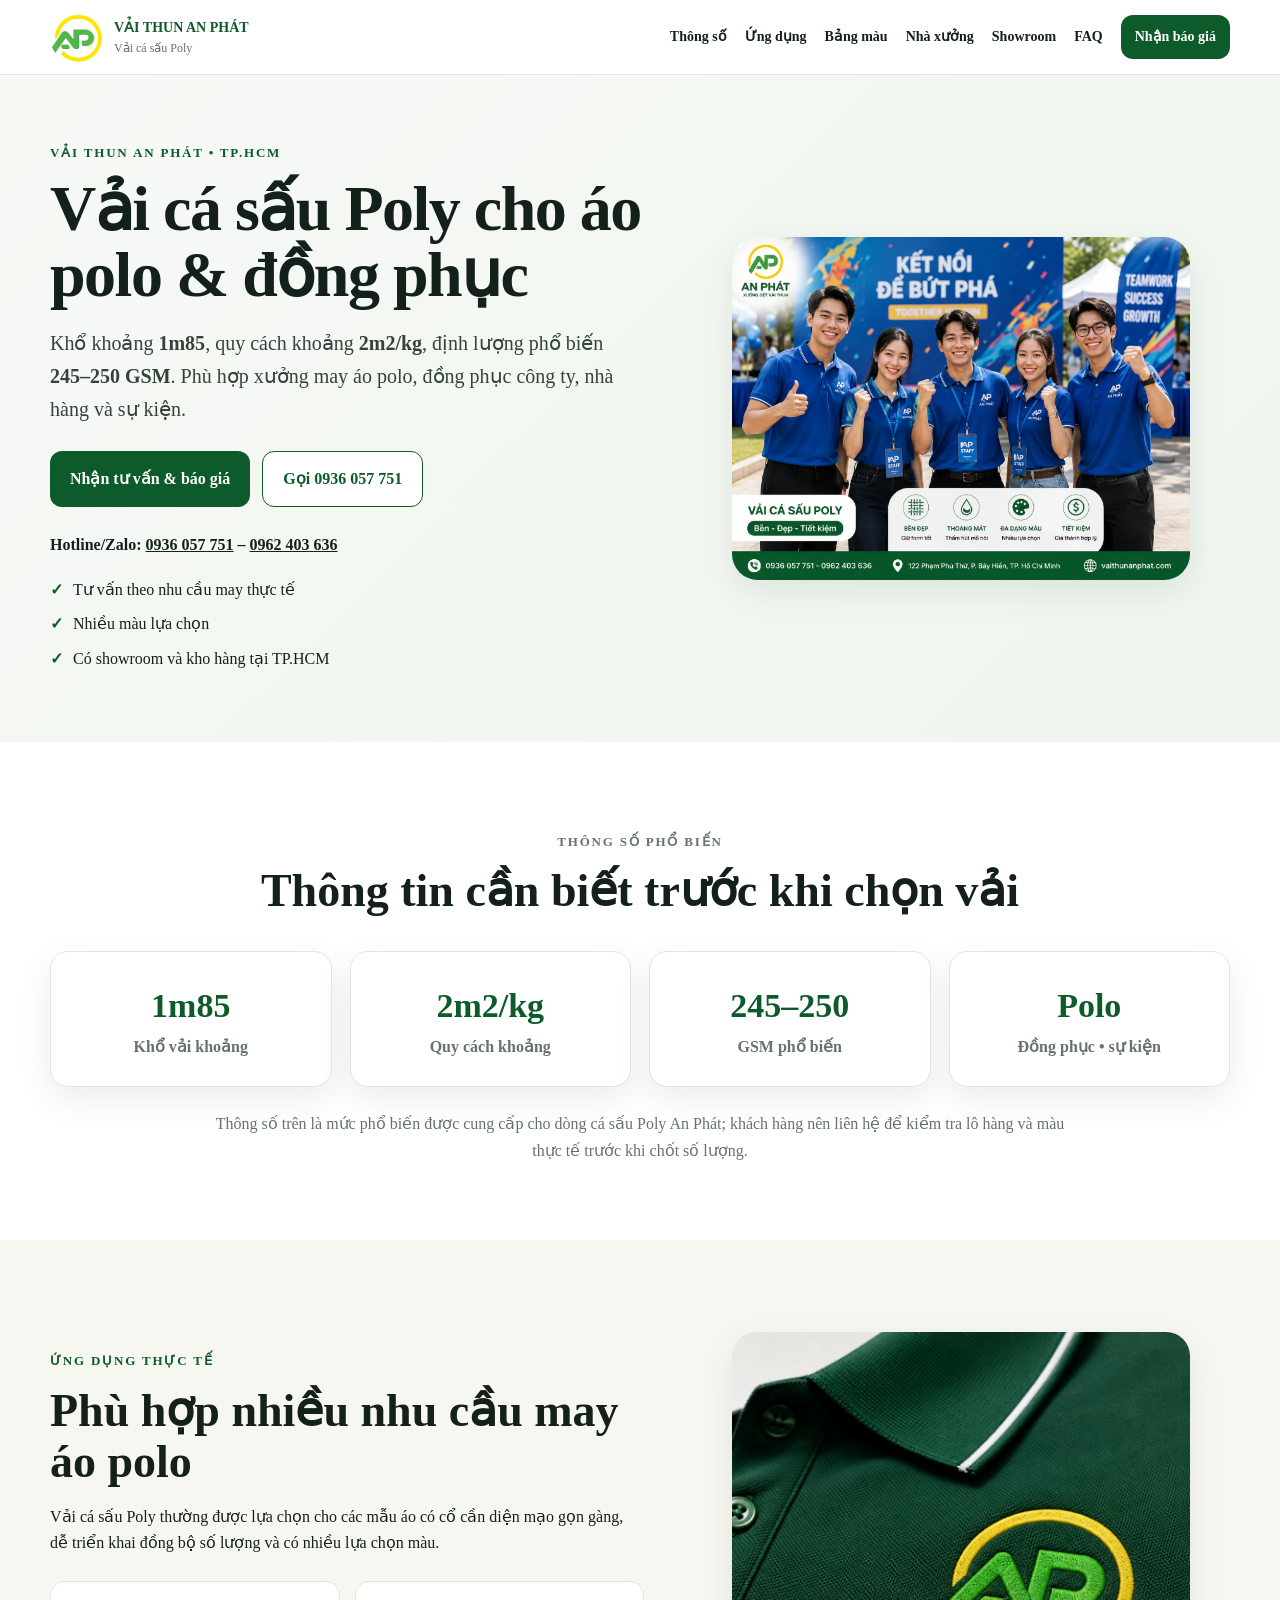
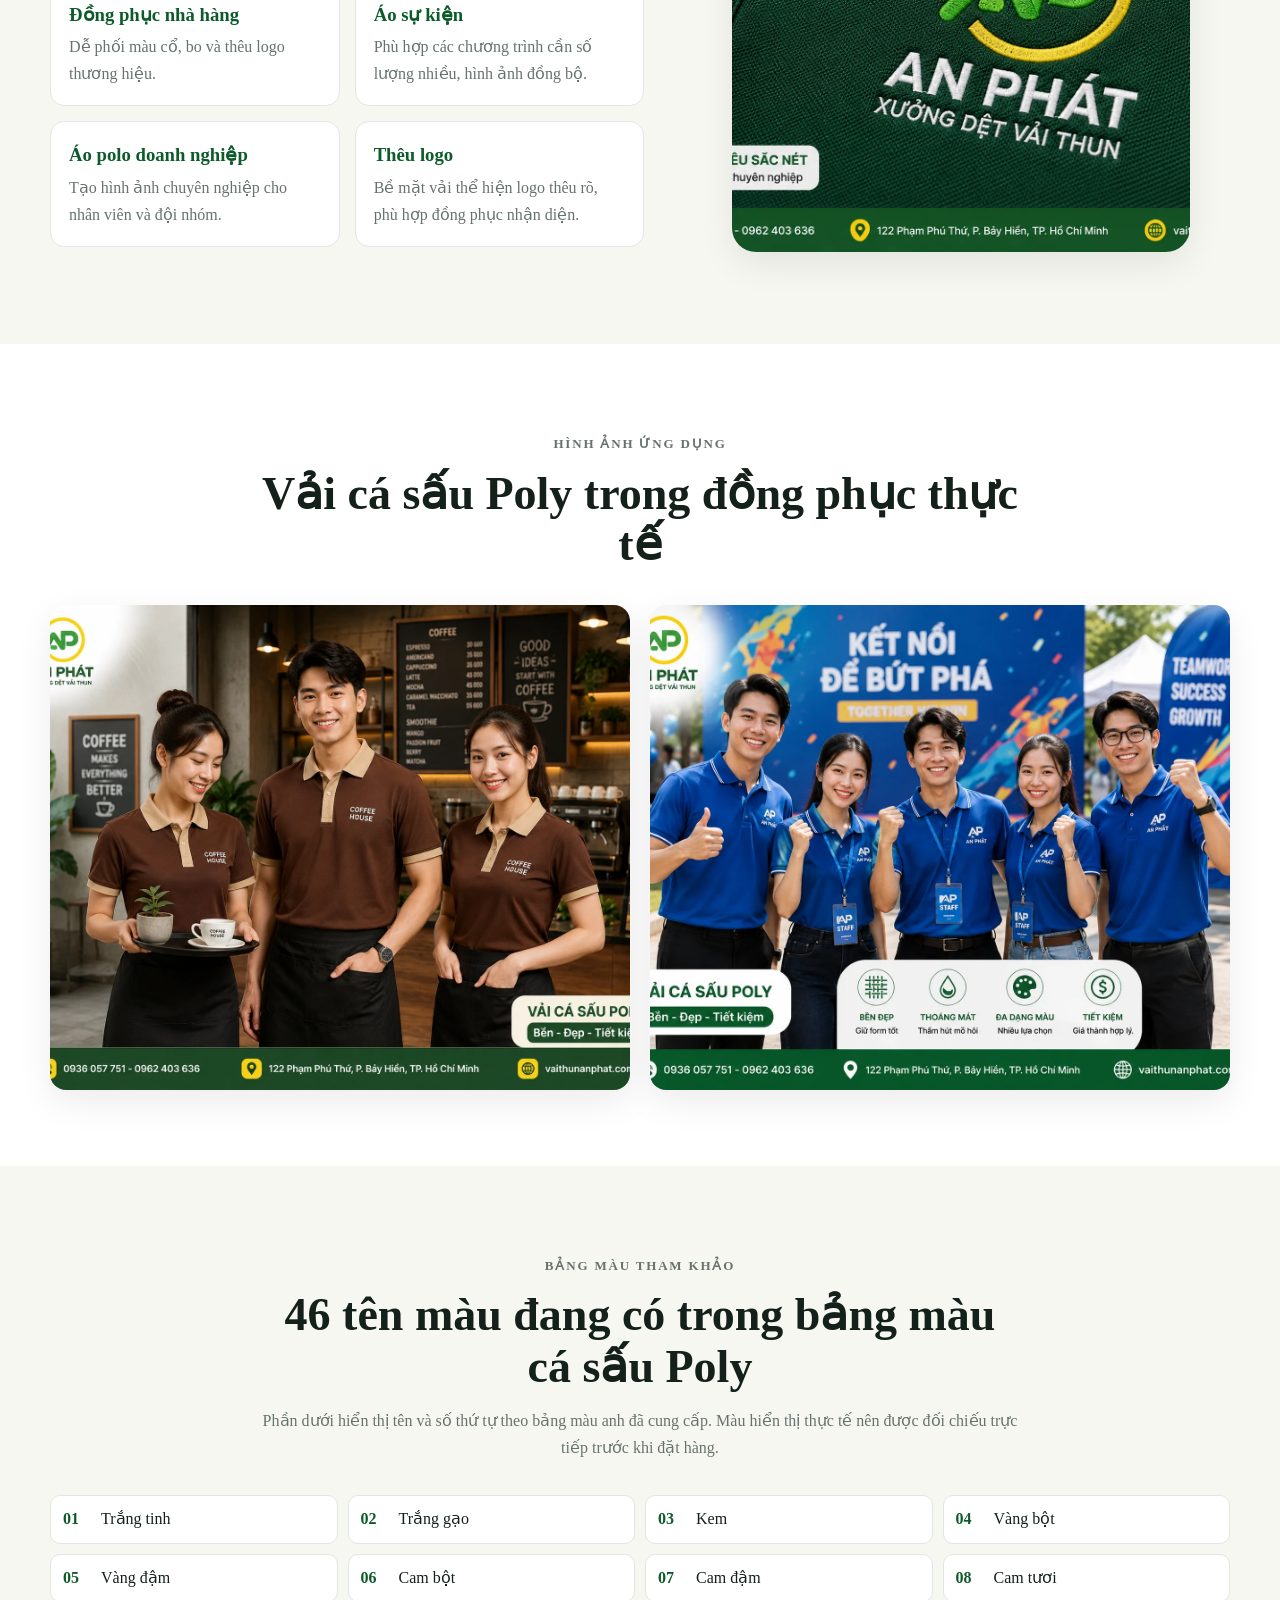
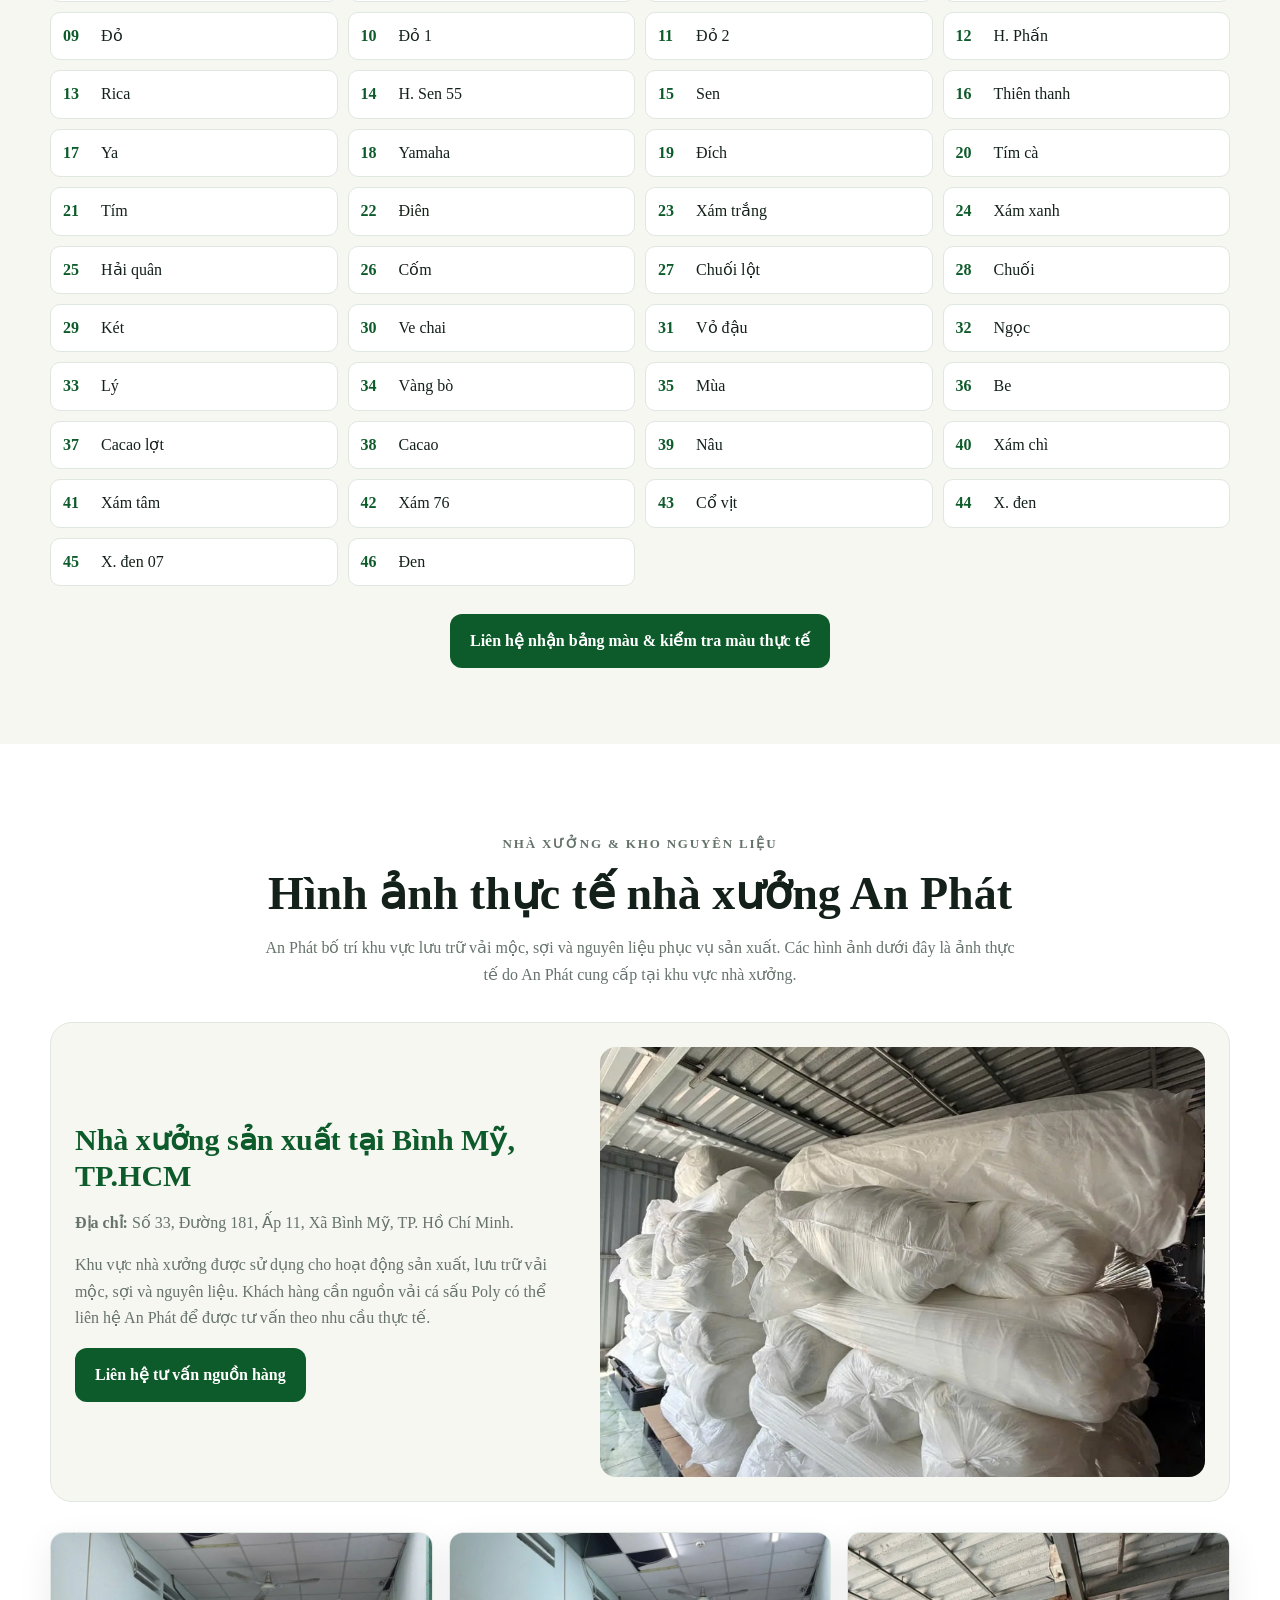
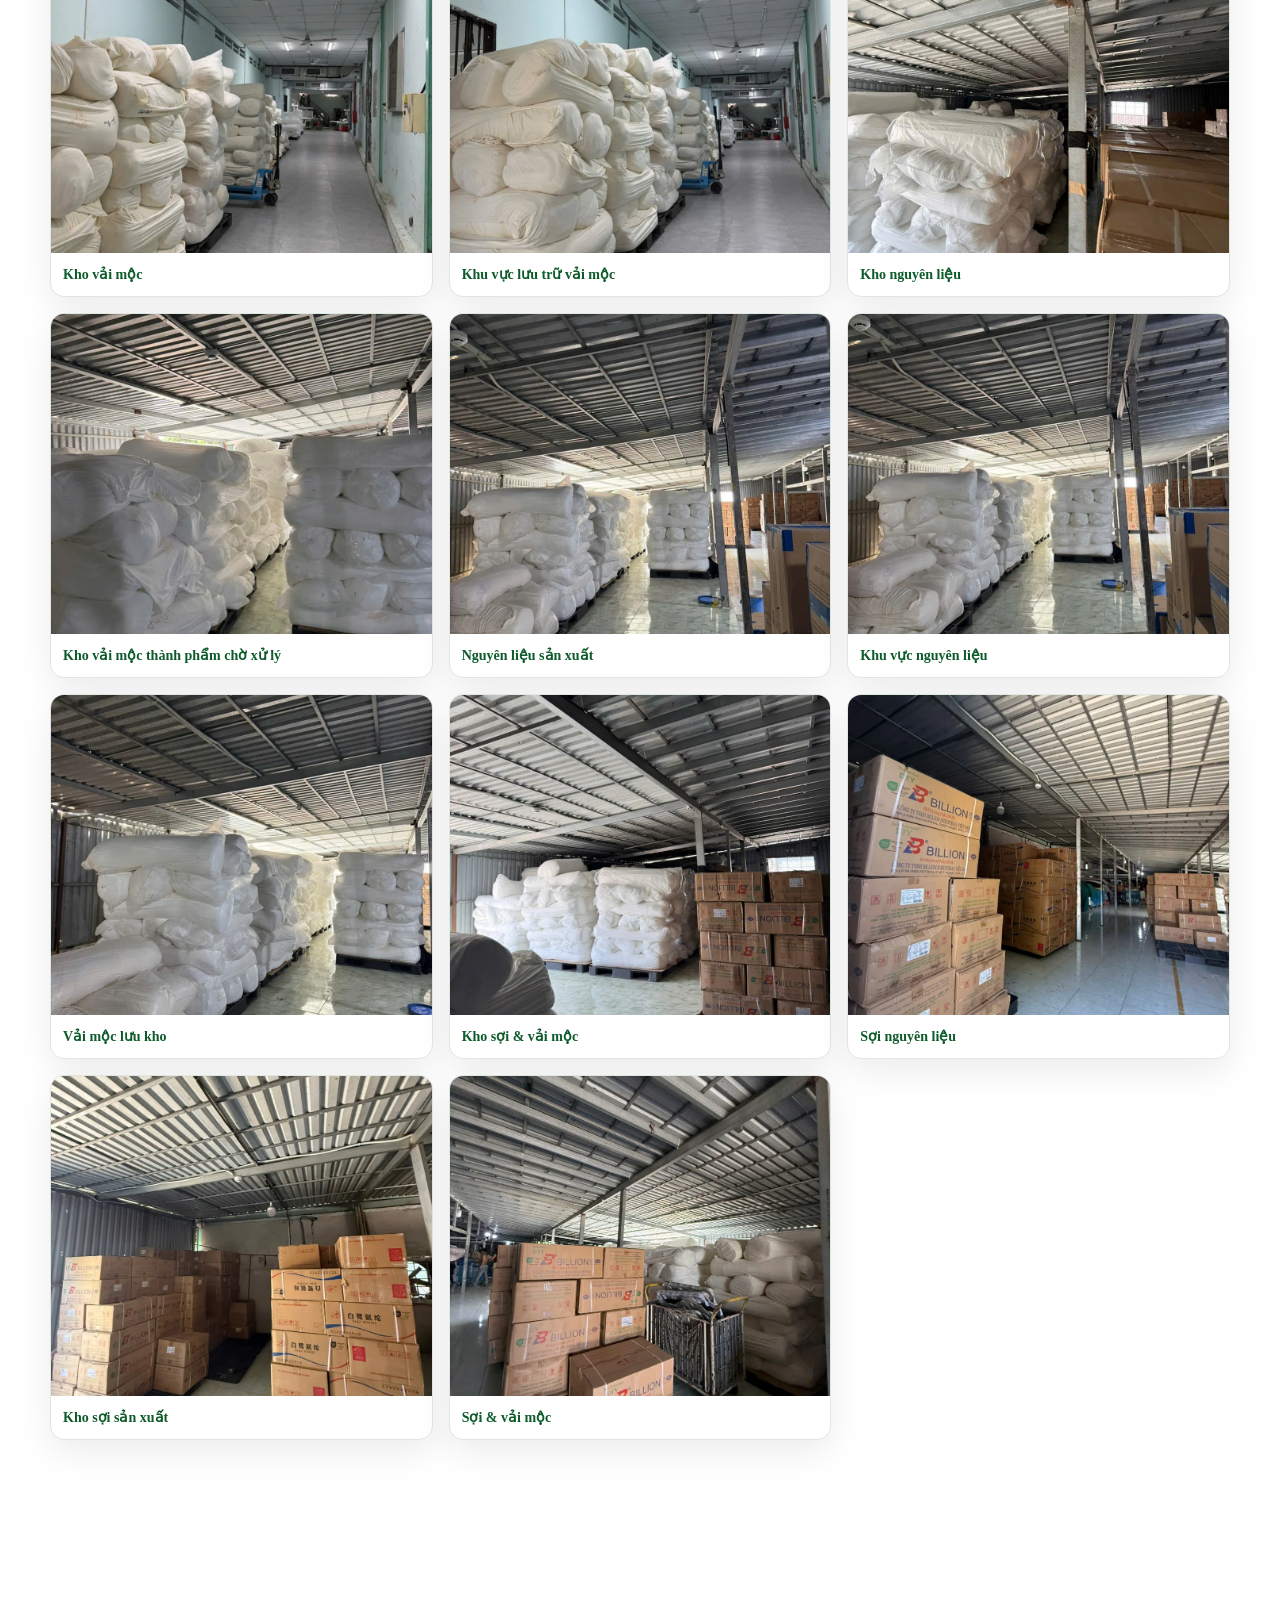
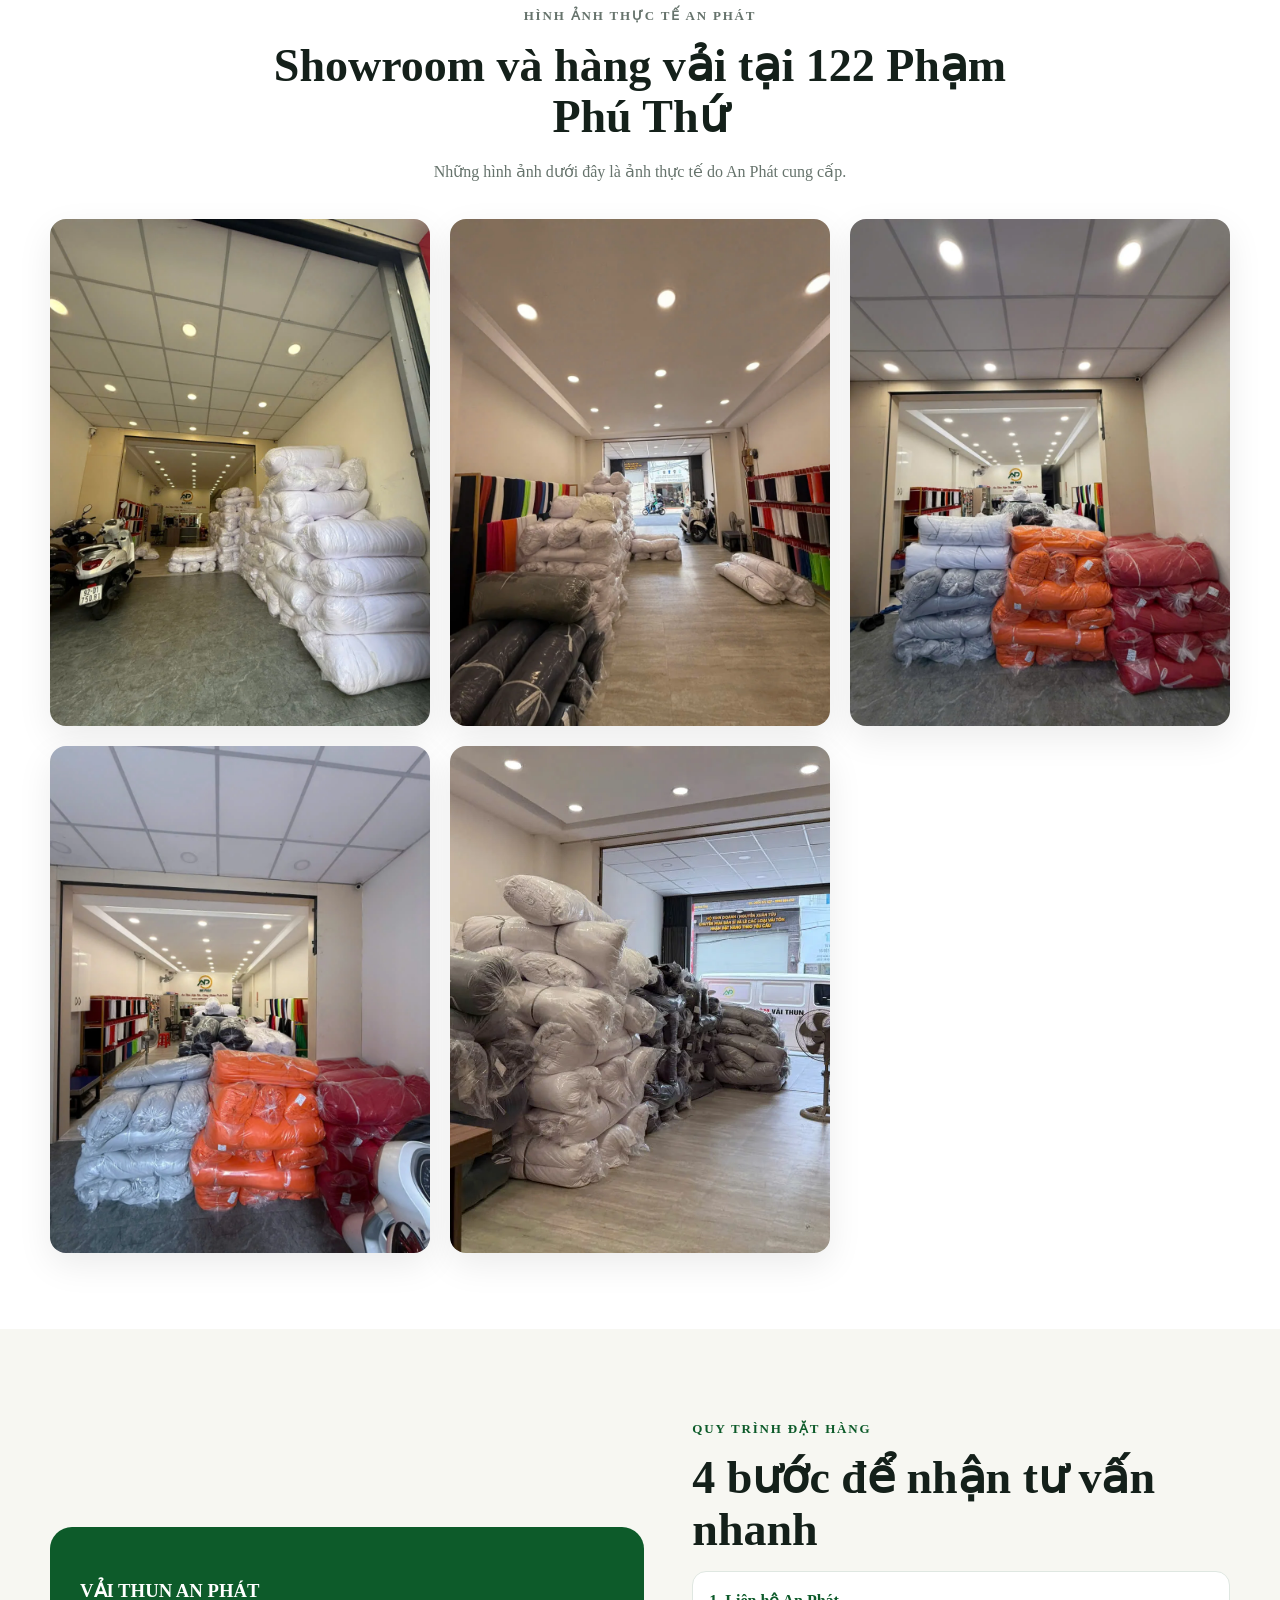
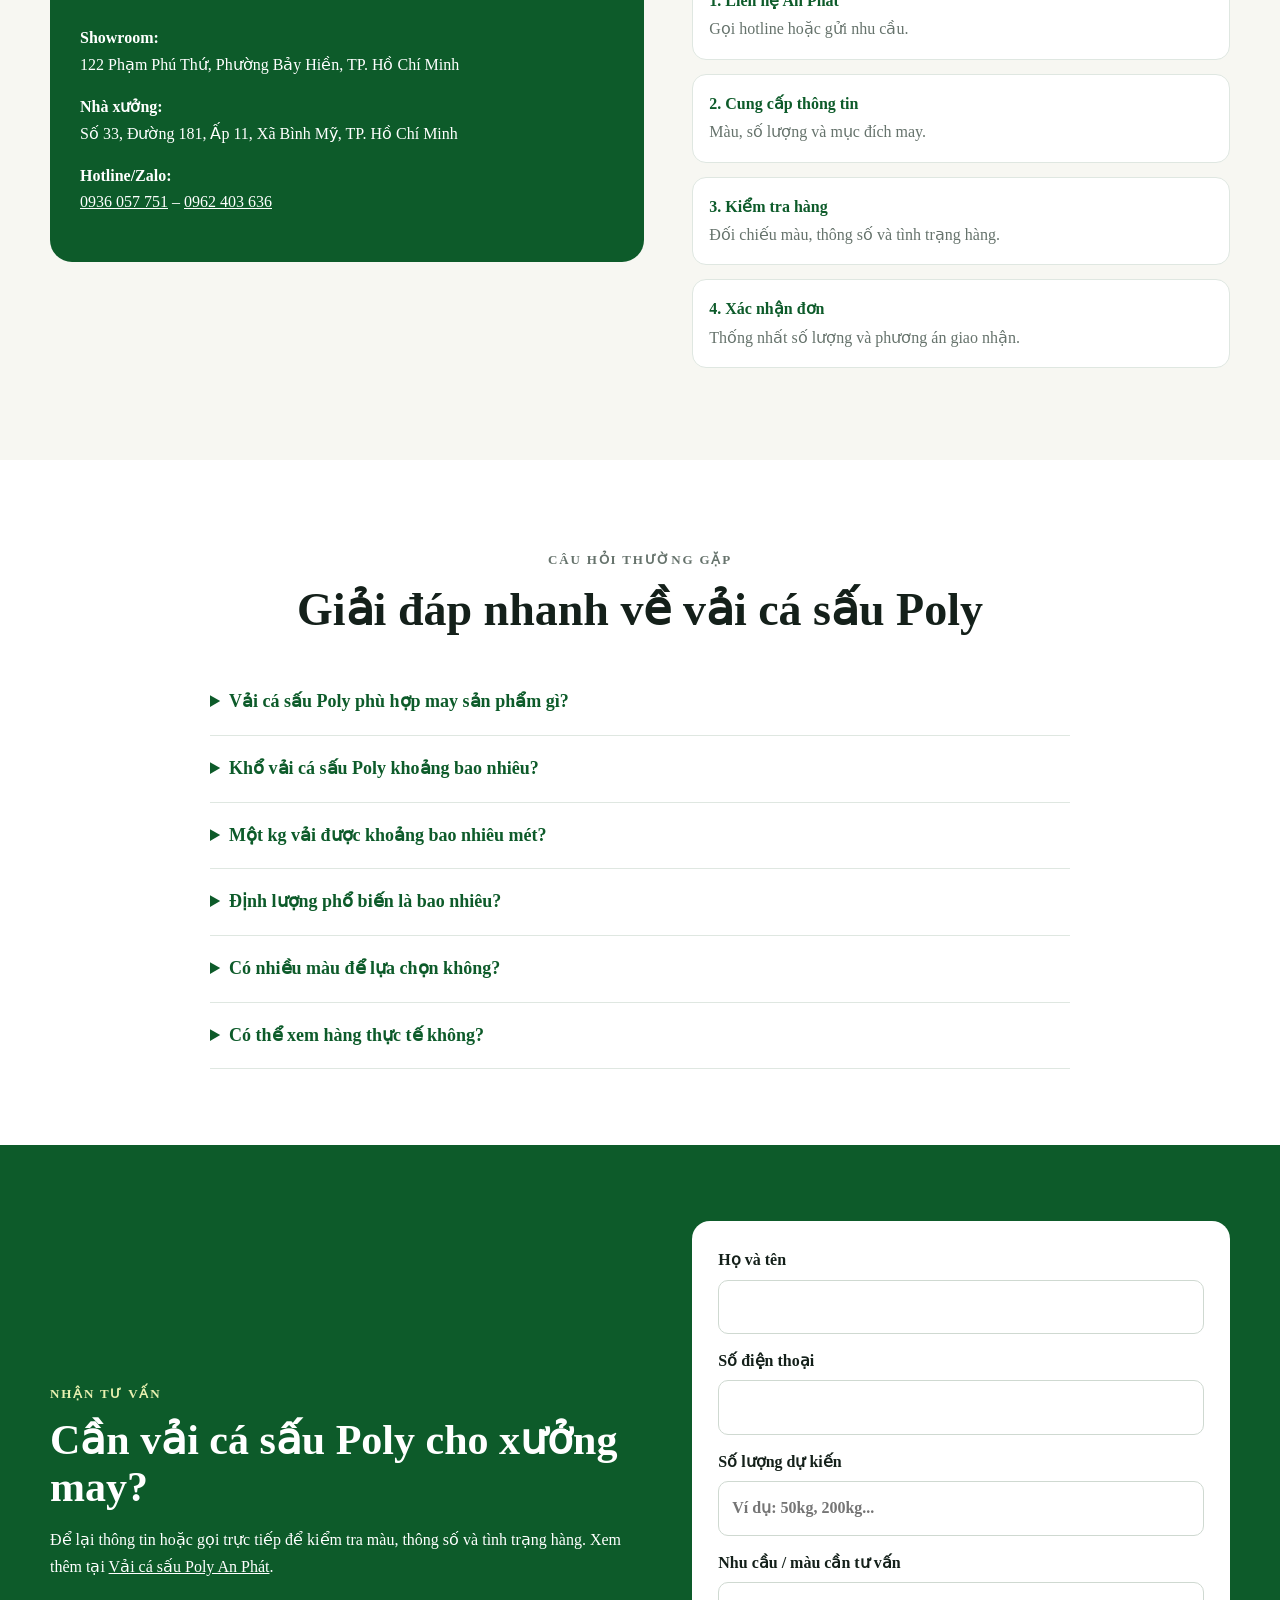
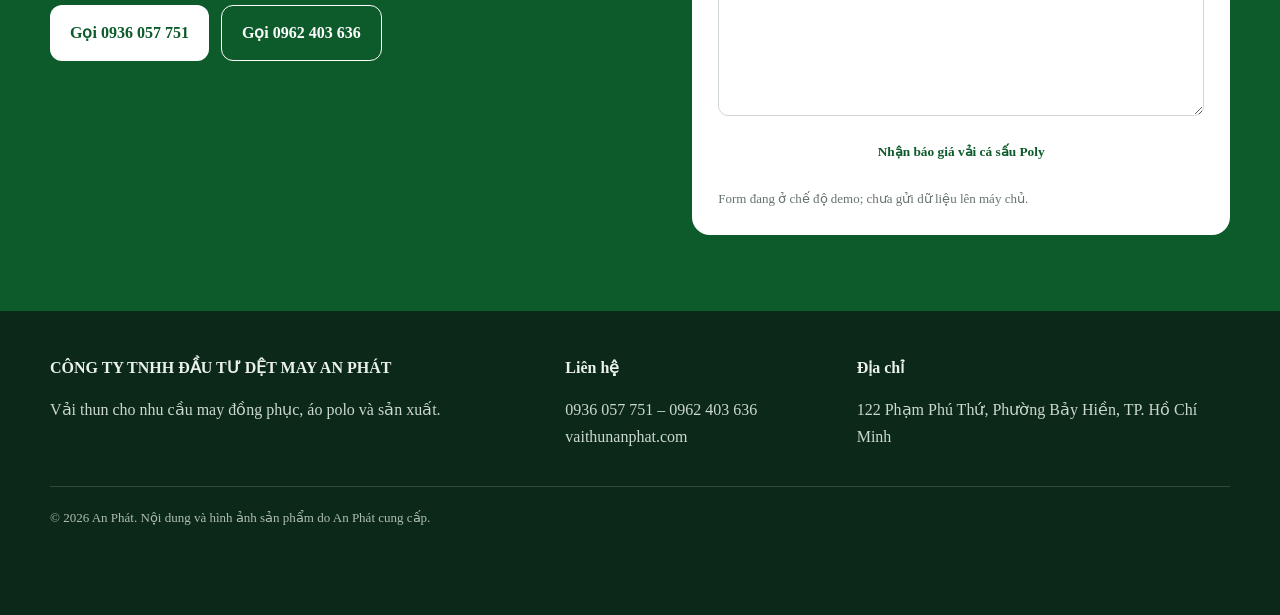
<file: index.html>
<!doctype html>
<html lang="vi">
<head>
  <meta charset="utf-8">
  <meta name="viewport" content="width=device-width, initial-scale=1">
  <title>Vải Cá Sấu Poly May Áo Polo, Đồng Phục | An Phát</title>
  <meta name="description" content="Vải cá sấu Poly An Phát khổ khoảng 1m85, 2m2/kg, định lượng 245–250 GSM. Phù hợp áo polo, đồng phục. Liên hệ nhận tư vấn và báo giá.">
  <meta name="robots" content="index,follow">
  <link rel="canonical" href="https://vaithunanphat.github.io/casaupoly/">
  <link rel="icon" href="assets/images/favicon.jpg">
  <meta property="og:title" content="Vải Cá Sấu Poly | Vải Thun An Phát">
  <meta property="og:description" content="Khổ khoảng 1m85, 2m2/kg, định lượng 245–250 GSM. Phù hợp áo polo, đồng phục và áo sự kiện.">
  <meta property="og:type" content="website">
  <meta property="og:url" content="https://vaithunanphat.github.io/casaupoly/">
  <meta property="og:image" content="assets/images/dong-phuc-su-kien-ca-sau-poly.webp">
  <meta name="twitter:card" content="summary_large_image">
  <link rel="preload" as="image" href="assets/images/dong-phuc-su-kien-ca-sau-poly.webp">
  <link rel="stylesheet" href="assets/css/style.css">
  <script type="application/ld+json">
  {
    "@context":"https://schema.org",
    "@type":"LocalBusiness",
    "name":"CÔNG TY TNHH ĐẦU TƯ DỆT MAY AN PHÁT",
    "url":"https://vaithunanphat.com",
    "telephone":["0936057751","0962403636"],
    "address":{
      "@type":"PostalAddress",
      "streetAddress":"122 Phạm Phú Thứ, Phường Bảy Hiền",
      "addressLocality":"TP. Hồ Chí Minh",
      "addressCountry":"VN"
    }
  }
  </script>
</head>
<body>
<a class="skip" href="#main">Bỏ qua điều hướng</a>

<header class="site-header" id="top">
  <div class="container nav-wrap">
    <a class="brand" href="#top" aria-label="Về đầu trang">
      <img src="assets/images/logo-an-phat.jpg" alt="Logo An Phát" width="92" height="92">
      <div><strong>VẢI THUN AN PHÁT</strong><span>Vải cá sấu Poly</span></div>
    </a>
    <button class="menu-btn" aria-expanded="false" aria-controls="nav">☰</button>
    <nav id="nav" class="nav">
      <a href="#thong-so">Thông số</a>
      <a href="#ung-dung">Ứng dụng</a>
      <a href="#bang-mau">Bảng màu</a>
      <a href="#nha-xuong">Nhà xưởng</a>
      <a href="#kho-hang">Showroom</a>
      <a href="#faq">FAQ</a>
      <a class="btn small" href="#bao-gia">Nhận báo giá</a>
    </nav>
  </div>
</header>

<main id="main">
  <section class="hero">
    <div class="container hero-grid">
      <div class="hero-copy">
        <p class="eyebrow">VẢI THUN AN PHÁT • TP.HCM</p>
        <h1>Vải cá sấu Poly cho áo polo & đồng phục</h1>
        <p class="lead">Khổ khoảng <strong>1m85</strong>, quy cách khoảng <strong>2m2/kg</strong>, định lượng phổ biến <strong>245–250 GSM</strong>. Phù hợp xưởng may áo polo, đồng phục công ty, nhà hàng và sự kiện.</p>
        <div class="hero-actions">
          <a class="btn" href="#bao-gia">Nhận tư vấn & báo giá</a>
          <a class="btn secondary" href="tel:0936057751">Gọi 0936 057 751</a>
        </div>
        <div class="hotline">Hotline/Zalo: <a href="tel:0936057751">0936 057 751</a> – <a href="tel:0962403636">0962 403 636</a></div>
        <ul class="checklist">
          <li>Tư vấn theo nhu cầu may thực tế</li>
          <li>Nhiều màu lựa chọn</li>
          <li>Có showroom và kho hàng tại TP.HCM</li>
        </ul>
      </div>
      <figure class="hero-media">
        <img src="assets/images/dong-phuc-su-kien-ca-sau-poly.webp" alt="Đồng phục sự kiện may bằng vải cá sấu Poly" width="1600" height="1067">
      </figure>
    </div>
  </section>

  <section id="thong-so" class="section">
    <div class="container">
      <div class="section-head">
        <p class="eyebrow">THÔNG SỐ PHỔ BIẾN</p>
        <h2>Thông tin cần biết trước khi chọn vải</h2>
      </div>
      <div class="stats">
        <article><b>1m85</b><span>Khổ vải khoảng</span></article>
        <article><b>2m2/kg</b><span>Quy cách khoảng</span></article>
        <article><b>245–250</b><span>GSM phổ biến</span></article>
        <article><b>Polo</b><span>Đồng phục • sự kiện</span></article>
      </div>
      <p class="note">Thông số trên là mức phổ biến được cung cấp cho dòng cá sấu Poly An Phát; khách hàng nên liên hệ để kiểm tra lô hàng và màu thực tế trước khi chốt số lượng.</p>
    </div>
  </section>

  <section class="section alt">
    <div class="container split">
      <div>
        <p class="eyebrow">ỨNG DỤNG THỰC TẾ</p>
        <h2>Phù hợp nhiều nhu cầu may áo polo</h2>
        <p>Vải cá sấu Poly thường được lựa chọn cho các mẫu áo có cổ cần diện mạo gọn gàng, dễ triển khai đồng bộ số lượng và có nhiều lựa chọn màu.</p>
        <div class="benefits">
          <article><h3>Đồng phục nhà hàng</h3><p>Dễ phối màu cổ, bo và thêu logo thương hiệu.</p></article>
          <article><h3>Áo sự kiện</h3><p>Phù hợp các chương trình cần số lượng nhiều, hình ảnh đồng bộ.</p></article>
          <article><h3>Áo polo doanh nghiệp</h3><p>Tạo hình ảnh chuyên nghiệp cho nhân viên và đội nhóm.</p></article>
          <article><h3>Thêu logo</h3><p>Bề mặt vải thể hiện logo thêu rõ, phù hợp đồng phục nhận diện.</p></article>
        </div>
      </div>
      <figure class="media-card">
        <img src="assets/images/logo-theu-tren-ao-ca-sau-poly.webp" loading="lazy" alt="Logo An Phát thêu trên áo polo vải cá sấu Poly" width="1600" height="1067">
      </figure>
    </div>
  </section>

  <section id="ung-dung" class="section">
    <div class="container">
      <div class="section-head">
        <p class="eyebrow">HÌNH ẢNH ỨNG DỤNG</p>
        <h2>Vải cá sấu Poly trong đồng phục thực tế</h2>
      </div>
      <div class="gallery two">
        <figure><img src="assets/images/dong-phuc-nha-hang-ca-sau-poly.webp" loading="lazy" alt="Đồng phục nhà hàng bằng vải cá sấu Poly"><figcaption>Đồng phục nhà hàng, quán cà phê</figcaption></figure>
        <figure><img src="assets/images/dong-phuc-su-kien-ca-sau-poly.webp" loading="lazy" alt="Áo sự kiện bằng vải cá sấu Poly"><figcaption>Áo polo sự kiện, đội nhóm</figcaption></figure>
      </div>
    </div>
  </section>

  <section id="bang-mau" class="section alt">
    <div class="container">
      <div class="section-head">
        <p class="eyebrow">BẢNG MÀU THAM KHẢO</p>
        <h2>46 tên màu đang có trong bảng màu cá sấu Poly</h2>
        <p>Phần dưới hiển thị tên và số thứ tự theo bảng màu anh đã cung cấp. Màu hiển thị thực tế nên được đối chiếu trực tiếp trước khi đặt hàng.</p>
      </div>
      <ol class="color-list">
        <li><strong>01</strong><span>Trắng tinh</span></li>
<li><strong>02</strong><span>Trắng gạo</span></li>
<li><strong>03</strong><span>Kem</span></li>
<li><strong>04</strong><span>Vàng bột</span></li>
<li><strong>05</strong><span>Vàng đậm</span></li>
<li><strong>06</strong><span>Cam bột</span></li>
<li><strong>07</strong><span>Cam đậm</span></li>
<li><strong>08</strong><span>Cam tươi</span></li>
<li><strong>09</strong><span>Đỏ</span></li>
<li><strong>10</strong><span>Đỏ 1</span></li>
<li><strong>11</strong><span>Đỏ 2</span></li>
<li><strong>12</strong><span>H. Phấn</span></li>
<li><strong>13</strong><span>Rica</span></li>
<li><strong>14</strong><span>H. Sen 55</span></li>
<li><strong>15</strong><span>Sen</span></li>
<li><strong>16</strong><span>Thiên thanh</span></li>
<li><strong>17</strong><span>Ya</span></li>
<li><strong>18</strong><span>Yamaha</span></li>
<li><strong>19</strong><span>Đích</span></li>
<li><strong>20</strong><span>Tím cà</span></li>
<li><strong>21</strong><span>Tím</span></li>
<li><strong>22</strong><span>Điên</span></li>
<li><strong>23</strong><span>Xám trắng</span></li>
<li><strong>24</strong><span>Xám xanh</span></li>
<li><strong>25</strong><span>Hải quân</span></li>
<li><strong>26</strong><span>Cốm</span></li>
<li><strong>27</strong><span>Chuối lột</span></li>
<li><strong>28</strong><span>Chuối</span></li>
<li><strong>29</strong><span>Két</span></li>
<li><strong>30</strong><span>Ve chai</span></li>
<li><strong>31</strong><span>Vỏ đậu</span></li>
<li><strong>32</strong><span>Ngọc</span></li>
<li><strong>33</strong><span>Lý</span></li>
<li><strong>34</strong><span>Vàng bò</span></li>
<li><strong>35</strong><span>Mùa</span></li>
<li><strong>36</strong><span>Be</span></li>
<li><strong>37</strong><span>Cacao lợt</span></li>
<li><strong>38</strong><span>Cacao</span></li>
<li><strong>39</strong><span>Nâu</span></li>
<li><strong>40</strong><span>Xám chì</span></li>
<li><strong>41</strong><span>Xám tâm</span></li>
<li><strong>42</strong><span>Xám 76</span></li>
<li><strong>43</strong><span>Cổ vịt</span></li>
<li><strong>44</strong><span>X. đen</span></li>
<li><strong>45</strong><span>X. đen 07</span></li>
<li><strong>46</strong><span>Đen</span></li>
      </ol>
      <div class="center">
        <a class="btn" href="#bao-gia">Liên hệ nhận bảng màu & kiểm tra màu thực tế</a>
      </div>
    </div>
  </section>


  <section id="nha-xuong" class="section factory-section">
    <div class="container">
      <div class="section-head">
        <p class="eyebrow">NHÀ XƯỞNG & KHO NGUYÊN LIỆU</p>
        <h2>Hình ảnh thực tế nhà xưởng An Phát</h2>
        <p>An Phát bố trí khu vực lưu trữ vải mộc, sợi và nguyên liệu phục vụ sản xuất. Các hình ảnh dưới đây là ảnh thực tế do An Phát cung cấp tại khu vực nhà xưởng.</p>
      </div>

      <div class="factory-highlight">
        <div>
          <h3>Nhà xưởng sản xuất tại Bình Mỹ, TP.HCM</h3>
          <p><strong>Địa chỉ:</strong> Số 33, Đường 181, Ấp 11, Xã Bình Mỹ, TP. Hồ Chí Minh.</p>
          <p>Khu vực nhà xưởng được sử dụng cho hoạt động sản xuất, lưu trữ vải mộc, sợi và nguyên liệu. Khách hàng cần nguồn vải cá sấu Poly có thể liên hệ An Phát để được tư vấn theo nhu cầu thực tế.</p>
          <a class="btn" href="#bao-gia">Liên hệ tư vấn nguồn hàng</a>
        </div>
        <figure>
          <img src="assets/images/nha-xuong-an-phat-08.webp" loading="lazy" alt="Vải mộc cá sấu Poly tại nhà xưởng An Phát">
        </figure>
      </div>

      <div class="factory-gallery">
        <figure><img src="assets/images/nha-xuong-an-phat-01.webp" loading="lazy" alt="Kho vải mộc tại nhà xưởng An Phát"><figcaption>Kho vải mộc</figcaption></figure>
        <figure><img src="assets/images/nha-xuong-an-phat-02.webp" loading="lazy" alt="Vải mộc lưu trữ trong nhà xưởng An Phát"><figcaption>Khu vực lưu trữ vải mộc</figcaption></figure>
        <figure><img src="assets/images/nha-xuong-an-phat-03.webp" loading="lazy" alt="Kho nguyên liệu tại nhà xưởng An Phát"><figcaption>Kho nguyên liệu</figcaption></figure>
        <figure><img src="assets/images/nha-xuong-an-phat-04.webp" loading="lazy" alt="Khu vực kho vải mộc An Phát"><figcaption>Kho vải mộc thành phẩm chờ xử lý</figcaption></figure>
        <figure><img src="assets/images/nha-xuong-an-phat-05.webp" loading="lazy" alt="Nguyên liệu và vải mộc trong kho An Phát"><figcaption>Nguyên liệu sản xuất</figcaption></figure>
        <figure><img src="assets/images/nha-xuong-an-phat-06.webp" loading="lazy" alt="Kho vải mộc và thùng nguyên liệu An Phát"><figcaption>Khu vực nguyên liệu</figcaption></figure>
        <figure><img src="assets/images/nha-xuong-an-phat-07.webp" loading="lazy" alt="Vải mộc xếp tại nhà xưởng An Phát"><figcaption>Vải mộc lưu kho</figcaption></figure>
        <figure><img src="assets/images/nha-xuong-an-phat-09.webp" loading="lazy" alt="Kho sợi và vải mộc tại An Phát"><figcaption>Kho sợi & vải mộc</figcaption></figure>
        <figure><img src="assets/images/nha-xuong-an-phat-10.webp" loading="lazy" alt="Sợi nguyên liệu trong kho An Phát"><figcaption>Sợi nguyên liệu</figcaption></figure>
        <figure><img src="assets/images/nha-xuong-an-phat-11.webp" loading="lazy" alt="Kho sợi sản xuất vải thun An Phát"><figcaption>Kho sợi sản xuất</figcaption></figure>
        <figure><img src="assets/images/nha-xuong-an-phat-12.webp" loading="lazy" alt="Khu vực sợi và vải mộc tại nhà xưởng An Phát"><figcaption>Sợi & vải mộc</figcaption></figure>
      </div>
    </div>
  </section>

  <section id="kho-hang" class="section">
    <div class="container">
      <div class="section-head">
        <p class="eyebrow">HÌNH ẢNH THỰC TẾ AN PHÁT</p>
        <h2>Showroom và hàng vải tại 122 Phạm Phú Thứ</h2>
        <p>Những hình ảnh dưới đây là ảnh thực tế do An Phát cung cấp.</p>
      </div>
      <div class="gallery showroom">
        <figure><img src="assets/images/showroom-an-phat-01.webp" loading="lazy" alt="Kho vải An Phát tại showroom Phạm Phú Thứ"></figure>
        <figure><img src="assets/images/showroom-an-phat-02.webp" loading="lazy" alt="Không gian trưng bày và kho vải An Phát"></figure>
        <figure><img src="assets/images/showroom-an-phat-03.webp" loading="lazy" alt="Vải đóng kiện tại An Phát"></figure>
        <figure><img src="assets/images/showroom-an-phat-04.webp" loading="lazy" alt="Kho hàng vải màu tại An Phát"></figure>
        <figure><img src="assets/images/showroom-an-phat-05.webp" loading="lazy" alt="Hình ảnh thực tế kho vải An Phát"></figure>
      </div>
    </div>
  </section>

  <section class="section alt">
    <div class="container split reverse">
      <div>
        <p class="eyebrow">QUY TRÌNH ĐẶT HÀNG</p>
        <h2>4 bước để nhận tư vấn nhanh</h2>
        <ol class="steps">
          <li><b>1. Liên hệ An Phát</b><span>Gọi hotline hoặc gửi nhu cầu.</span></li>
          <li><b>2. Cung cấp thông tin</b><span>Màu, số lượng và mục đích may.</span></li>
          <li><b>3. Kiểm tra hàng</b><span>Đối chiếu màu, thông số và tình trạng hàng.</span></li>
          <li><b>4. Xác nhận đơn</b><span>Thống nhất số lượng và phương án giao nhận.</span></li>
        </ol>
      </div>
      <div class="contact-card">
        <h3>VẢI THUN AN PHÁT</h3>
        <p><strong>Showroom:</strong><br>122 Phạm Phú Thứ, Phường Bảy Hiền, TP. Hồ Chí Minh</p>
        <p><strong>Nhà xưởng:</strong><br>Số 33, Đường 181, Ấp 11, Xã Bình Mỹ, TP. Hồ Chí Minh</p>
        <p><strong>Hotline/Zalo:</strong><br><a href="tel:0936057751">0936 057 751</a> – <a href="tel:0962403636">0962 403 636</a></p>
      </div>
    </div>
  </section>

  <section id="faq" class="section">
    <div class="container narrow">
      <div class="section-head">
        <p class="eyebrow">CÂU HỎI THƯỜNG GẶP</p>
        <h2>Giải đáp nhanh về vải cá sấu Poly</h2>
      </div>
      <div class="faq">
        <details><summary>Vải cá sấu Poly phù hợp may sản phẩm gì?</summary><p>Phù hợp áo polo, đồng phục công ty, đồng phục nhà hàng, áo sự kiện và nhiều mẫu áo thun có cổ.</p></details>
        <details><summary>Khổ vải cá sấu Poly khoảng bao nhiêu?</summary><p>Khổ phổ biến khoảng 1m85.</p></details>
        <details><summary>Một kg vải được khoảng bao nhiêu mét?</summary><p>Quy cách phổ biến khoảng 2m2/kg.</p></details>
        <details><summary>Định lượng phổ biến là bao nhiêu?</summary><p>Khoảng 245–250 GSM.</p></details>
        <details><summary>Có nhiều màu để lựa chọn không?</summary><p>Có. Bảng màu hiện có 46 tên/mã màu tham khảo. Nên đối chiếu màu thực tế trước khi đặt.</p></details>
        <details><summary>Có thể xem hàng thực tế không?</summary><p>Có thể liên hệ showroom An Phát tại 122 Phạm Phú Thứ, Phường Bảy Hiền, TP.HCM để được tư vấn.</p></details>
      </div>
    </div>
  </section>

  <section id="bao-gia" class="section quote">
    <div class="container quote-grid">
      <div>
        <p class="eyebrow">NHẬN TƯ VẤN</p>
        <h2>Cần vải cá sấu Poly cho xưởng may?</h2>
        <p>Để lại thông tin hoặc gọi trực tiếp để kiểm tra màu, thông số và tình trạng hàng. Xem thêm tại <a href="https://vaithunanphat.com/vai-ca-sau-poly/">Vải cá sấu Poly An Phát</a>.</p>
        <div class="hero-actions">
          <a class="btn light" href="tel:0936057751">Gọi 0936 057 751</a>
          <a class="btn outline-light" href="tel:0962403636">Gọi 0962 403 636</a>
        </div>
      </div>
      <form id="leadForm" novalidate>
        <label>Họ và tên<input name="name" required autocomplete="name"></label>
        <label>Số điện thoại<input name="phone" required inputmode="tel" autocomplete="tel"></label>
        <label>Số lượng dự kiến<input name="quantity" placeholder="Ví dụ: 50kg, 200kg..."></label>
        <label>Nhu cầu / màu cần tư vấn<textarea name="need" rows="4"></textarea></label>
        <button class="btn light" type="submit">Nhận báo giá vải cá sấu Poly</button>
        <p id="formStatus" class="form-status" aria-live="polite">Form đang ở chế độ demo; chưa gửi dữ liệu lên máy chủ.</p>
      </form>
    </div>
  </section>
</main>

<footer class="footer">
  <div class="container footer-grid">
    <div><strong>CÔNG TY TNHH ĐẦU TƯ DỆT MAY AN PHÁT</strong><p>Vải thun cho nhu cầu may đồng phục, áo polo và sản xuất.</p></div>
    <div><strong>Liên hệ</strong><p>0936 057 751 – 0962 403 636<br>vaithunanphat.com</p></div>
    <div><strong>Địa chỉ</strong><p>122 Phạm Phú Thứ, Phường Bảy Hiền, TP. Hồ Chí Minh</p></div>
  </div>
  <div class="container copyright">© 2026 An Phát. Nội dung và hình ảnh sản phẩm do An Phát cung cấp.</div>
</footer>

<div class="mobile-cta">
  <a href="tel:0936057751">Gọi ngay</a>
  <a href="#bao-gia">Nhận báo giá</a>
</div>

<script src="assets/js/main.js" defer></script>
</body>
</html>
</file>
<file: assets/css/style.css>
:root{
  --green:#0d5b2a; --green2:#17823c; --yellow:#f2d117; --ink:#14201a; --muted:#66736c;
  --cream:#f7f7f2; --line:#dfe7e1; --white:#fff; --radius:18px; --shadow:0 12px 35px rgba(0,0,0,.08);
}
*{box-sizing:border-box} html{scroll-behavior:smooth} body{margin:0;font-family:"Times New Roman",Times,serif;;color:var(--ink);line-height:1.65;background:#fff}
img{max-width:100%;display:block} a{color:inherit}.container{width:min(1180px,calc(100% - 32px));margin:auto}.narrow{width:min(860px,calc(100% - 32px))}
.skip{position:absolute;left:-9999px}.skip:focus{left:10px;top:10px;background:#fff;padding:10px;z-index:999}
.site-header{position:sticky;top:0;z-index:30;background:rgba(255,255,255,.96);border-bottom:1px solid var(--line);backdrop-filter:blur(10px)}
.nav-wrap{display:flex;align-items:center;justify-content:space-between;min-height:74px;gap:20px}.brand{display:flex;align-items:center;gap:10px;text-decoration:none}.brand img{width:54px;height:54px;object-fit:contain;border-radius:50%}.brand strong{display:block;color:var(--green);font-size:14px}.brand span{display:block;font-size:12px;color:var(--muted)}
.nav{display:flex;align-items:center;gap:18px}.nav a{text-decoration:none;font-weight:700;font-size:14px}.menu-btn{display:none;background:none;border:0;font-size:28px}
.btn{display:inline-flex;align-items:center;justify-content:center;background:var(--green);color:#fff;text-decoration:none;border:none;border-radius:12px;padding:14px 20px;font-weight:800;cursor:pointer;transition:.2s}.btn:hover,.btn:focus{transform:translateY(-1px);background:#084b22}.btn.secondary{background:#fff;color:var(--green);border:1px solid var(--green)}.btn.small{padding:10px 14px}.btn.light{background:#fff;color:var(--green)}.btn.outline-light{background:transparent;border:1px solid #fff}.btn.outline-light:hover{background:#fff;color:var(--green)}
.hero{background:linear-gradient(135deg,#f7f9f5 0%,#eef5ee 100%);padding:54px 0}.hero-grid,.split,.quote-grid{display:grid;grid-template-columns:1.05fr .95fr;gap:48px;align-items:center}.hero-copy h1{font-size:clamp(38px,5vw,66px);line-height:1.02;margin:10px 0 18px;letter-spacing:-1.5px}.lead{font-size:20px;color:#34443b}.eyebrow{font-size:13px;font-weight:900;letter-spacing:.14em;color:var(--green);text-transform:uppercase}.hero-actions{display:flex;gap:12px;flex-wrap:wrap;margin:25px 0}.hotline{font-weight:800;margin:18px 0}.checklist{padding:0;list-style:none;display:grid;gap:8px}.checklist li:before{content:"✓";color:var(--green);font-weight:900;margin-right:10px}.hero-media{display:flex;align-items:center;justify-content:center}
.hero-media img{
  width:100%;
  height:auto;
  max-height:720px;
  object-fit:contain;
  object-position:center;
  border-radius:26px;
  box-shadow:var(--shadow);
  background:#eef5ee;
}
.section{padding:76px 0}.alt{background:var(--cream)}.section-head{max-width:760px;margin:0 auto 34px;text-align:center}.section h2{font-size:clamp(30px,4vw,46px);line-height:1.12;margin:8px 0 14px}.section-head p{color:var(--muted)}
.stats{display:grid;grid-template-columns:repeat(4,1fr);gap:18px}.stats article{background:#fff;border:1px solid var(--line);border-radius:var(--radius);padding:26px;text-align:center;box-shadow:var(--shadow)}.stats b{display:block;color:var(--green);font-size:34px}.stats span{color:var(--muted);font-weight:700}.note{max-width:850px;margin:24px auto 0;text-align:center;color:var(--muted)}
.benefits{display:grid;grid-template-columns:1fr 1fr;gap:15px;margin-top:24px}.benefits article{background:#fff;border:1px solid var(--line);padding:18px;border-radius:14px}.benefits h3{margin:0 0 4px;color:var(--green)}.benefits p{margin:0;color:var(--muted)}.media-card img{width:100%;height:520px;object-fit:cover;object-position:center;border-radius:24px;box-shadow:var(--shadow)}
.gallery{display:grid;gap:20px}.gallery.two{grid-template-columns:1fr 1fr}.gallery.showroom{grid-template-columns:repeat(3,1fr)}.gallery figure{margin:0;background:#fff;border-radius:16px;overflow:hidden;box-shadow:var(--shadow)}.gallery img{width:100%;height:100%;max-height:520px;object-fit:cover}.gallery figcaption{padding:12px 16px;font-weight:800}
.color-list{display:grid;grid-template-columns:repeat(4,1fr);gap:10px;list-style:none;padding:0;margin:0 0 28px}.color-list li{display:flex;gap:10px;background:#fff;border:1px solid var(--line);border-radius:10px;padding:10px 12px}.color-list strong{color:var(--green);min-width:28px}.center{text-align:center}
.steps{display:grid;gap:14px;padding:0;list-style:none}.steps li{display:grid;gap:2px;background:#fff;border:1px solid var(--line);border-radius:14px;padding:16px}.steps b{color:var(--green)}.steps span{color:var(--muted)}.contact-card{background:var(--green);color:#fff;padding:30px;border-radius:22px}.contact-card a{color:#fff}.reverse>div:first-child{order:2}.reverse>div:last-child{order:1}
.faq details{border-bottom:1px solid var(--line);padding:18px 0}.faq summary{cursor:pointer;font-weight:800;font-size:18px;color:var(--green)}.faq p{color:var(--muted)}
.quote{background:var(--green);color:#fff}.quote .eyebrow{color:#e8f0b0}.quote h2{font-size:42px}.quote form{background:#fff;color:var(--ink);padding:26px;border-radius:18px;display:grid;gap:14px}.quote label{display:grid;gap:6px;font-weight:700}.quote input,.quote textarea{width:100%;padding:13px;border:1px solid #cfd9d1;border-radius:10px;font:inherit}.form-status{font-size:13px;color:#66736c;margin:0}
.footer{background:#0c2818;color:#eaf0ec;padding:44px 0 86px}.footer-grid{display:grid;grid-template-columns:1.3fr .7fr 1fr;gap:30px}.footer p{color:#cbd8d0}.copyright{border-top:1px solid rgba(255,255,255,.16);padding-top:20px;margin-top:20px;color:#aebdb3;font-size:13px}
.mobile-cta{display:none;position:fixed;bottom:0;left:0;right:0;z-index:40;background:#fff;border-top:1px solid var(--line);padding:8px;gap:8px}.mobile-cta a{flex:1;text-align:center;text-decoration:none;background:var(--green);color:#fff;font-weight:800;padding:12px;border-radius:10px}
@media (max-width:900px){
 .hero-media img{max-height:620px}
 .media-card img{height:440px}
 .menu-btn{display:block}.nav{position:absolute;top:74px;left:0;right:0;background:#fff;display:none;flex-direction:column;align-items:stretch;padding:18px 24px;border-bottom:1px solid var(--line)}.nav.open{display:flex}
 .hero-grid,.split,.quote-grid{grid-template-columns:1fr}.hero-media{order:-1}.hero-copy h1{font-size:42px}.stats{grid-template-columns:1fr 1fr}.gallery.showroom{grid-template-columns:1fr 1fr}.color-list{grid-template-columns:1fr 1fr}.footer-grid{grid-template-columns:1fr}.mobile-cta{display:flex}.footer{padding-bottom:90px}.reverse>div:first-child,.reverse>div:last-child{order:initial}
}
@media (max-width:580px){
 .hero-media img{max-height:none;width:100%;height:auto;object-fit:contain}
 .media-card img{height:auto;aspect-ratio:4/3;object-fit:cover}
 .container,.narrow{width:min(100% - 24px,1180px)}.hero{padding:28px 0}.section{padding:52px 0}.hero-copy h1{font-size:36px}.lead{font-size:17px}.hero-actions{display:grid}.btn{width:100%}.stats,.benefits,.gallery.two,.gallery.showroom,.color-list{grid-template-columns:1fr}.gallery img{max-height:none}.brand div{display:none}.quote h2{font-size:34px}
}
@media (prefers-reduced-motion:reduce){*{scroll-behavior:auto!important;transition:none!important}}


.factory-section{background:#fff}
.factory-highlight{display:grid;grid-template-columns:.9fr 1.1fr;gap:30px;align-items:center;margin-bottom:30px;background:var(--cream);border:1px solid var(--line);border-radius:22px;padding:24px}
.factory-highlight h3{font-size:30px;line-height:1.2;margin:0 0 12px;color:var(--green)}
.factory-highlight p{color:var(--muted)}
.factory-highlight figure{margin:0}
.factory-highlight img{width:100%;height:430px;object-fit:cover;border-radius:16px}
.factory-gallery{display:grid;grid-template-columns:repeat(3,1fr);gap:16px}
.factory-gallery figure{margin:0;background:#fff;border:1px solid var(--line);border-radius:14px;overflow:hidden;box-shadow:var(--shadow)}
.factory-gallery img{width:100%;height:320px;object-fit:cover;object-position:center}
.factory-gallery figcaption{padding:10px 12px;font-weight:800;color:var(--green);font-size:14px}
@media (max-width:900px){
 .hero-media img{max-height:620px}
 .factory-highlight{grid-template-columns:1fr}
 .factory-highlight img{height:380px}
 .factory-gallery{grid-template-columns:repeat(2,1fr)}
}
@media (max-width:580px){
 .hero-media img{max-height:none;width:100%;height:auto;object-fit:contain}
 .factory-highlight{padding:16px}
 .factory-highlight h3{font-size:25px}
 .factory-highlight img{height:auto;aspect-ratio:4/3}
 .factory-gallery{grid-template-columns:1fr}
 .factory-gallery img{height:auto;aspect-ratio:4/3}
}

body,
h1, h2, h3, h4, h5, h6,
p, span, a, strong, b,
button, input, textarea, select,
li, summary, label {
    font-family: "Times New Roman", Times, serif !important;
}
</file>
